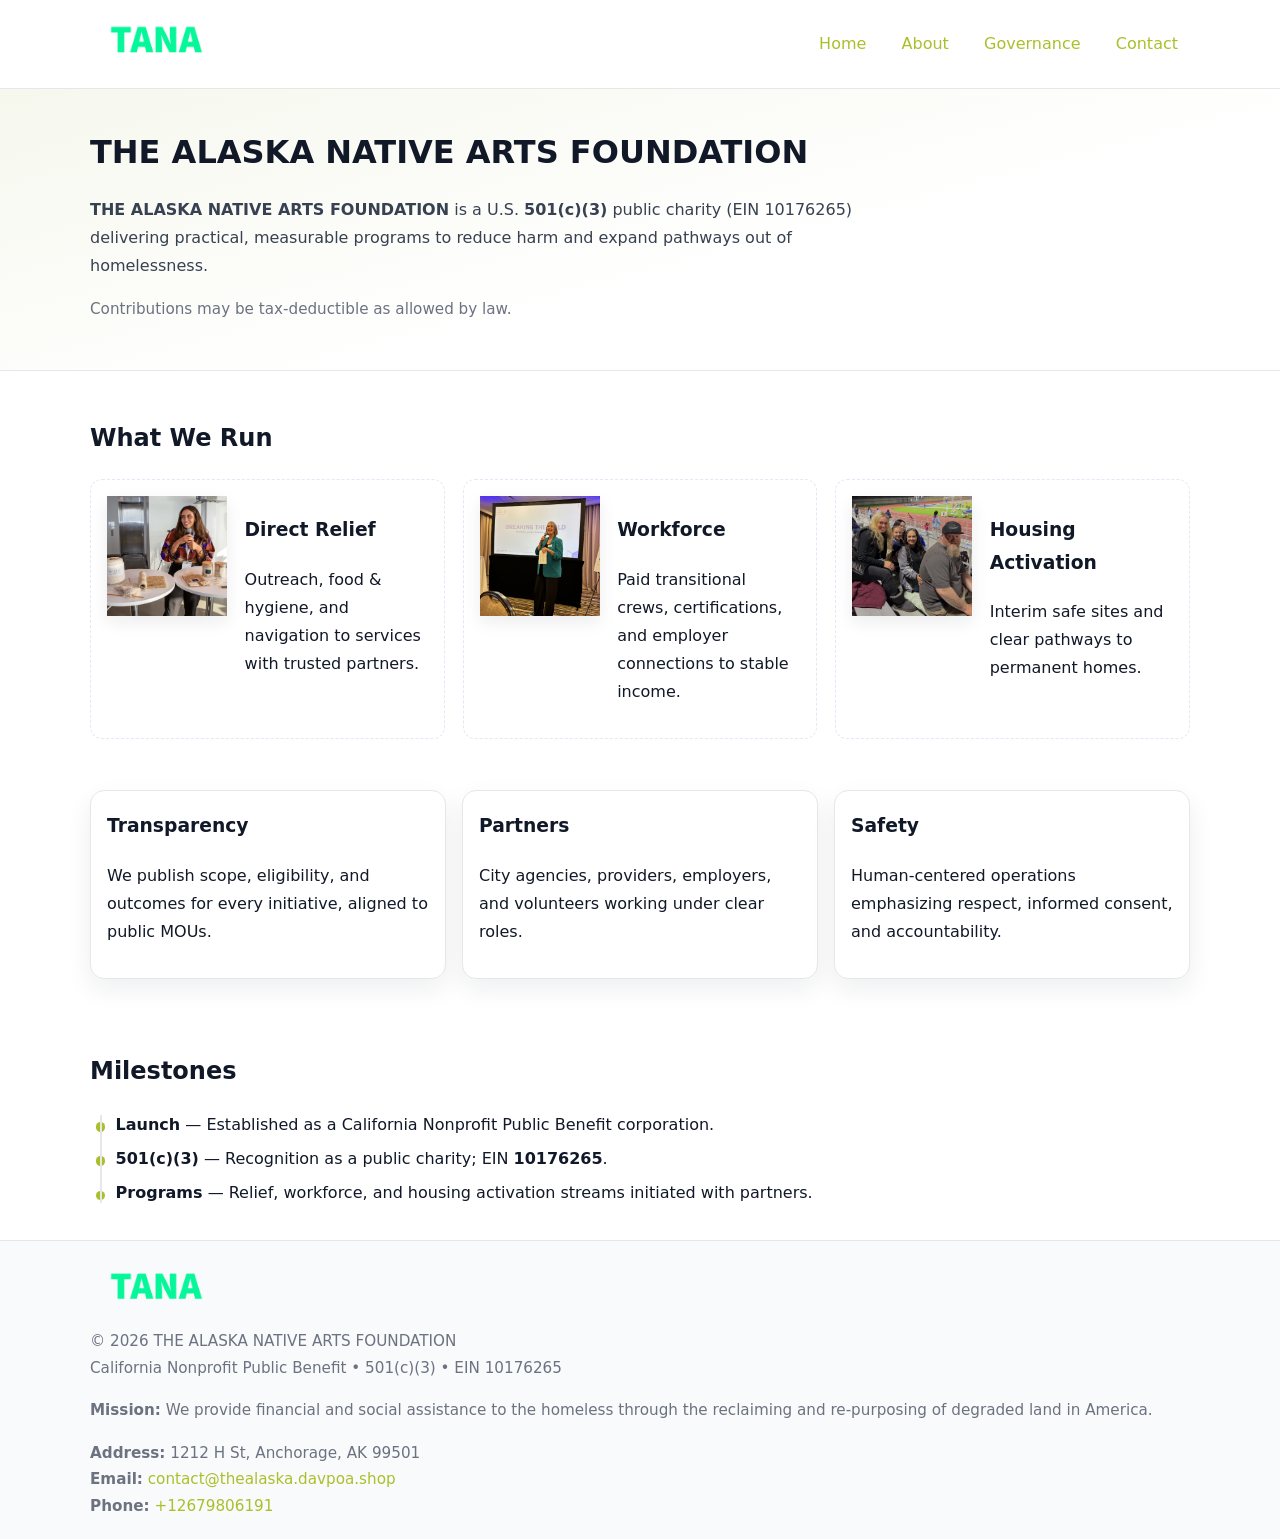
<file: index.html>
<!doctype html>
<html lang="en">
<head>
<meta charset="utf-8"/><meta name="viewport" content="width=device-width,initial-scale=1"/>
<title>THE ALASKA NATIVE ARTS FOUNDATION – Nonprofit • 2025</title>
<link rel="stylesheet" href="assets/styles.css"/><link rel="icon" href="images/logo.png">
<meta name="data-ein" content="10176265"><meta name="data-name" content="THE ALASKA NATIVE ARTS FOUNDATION">
<meta name="data-email" content="contact@thealaska.davpoa.shop"><meta name="data-phone" content="+12679806191">
<meta name="data-address" content="1212 H St,
Anchorage, AK 99501"><meta name="data-map" content="1212+H+St,+Anchorage,+AK+99501">
  <meta name="description" content="We are a 501(c)(3) organization advancing arts education and cultural programs through transparent programs, local partnerships, and measurable outcomes.">
<meta name="facebook-domain-verification" content="43elqjowb16bjva9asfmukdtpv4icp" />
</head>
<body>
<div style="position:absolute;left:-9999px;top:-9999px;opacity:0" data-uniq="{{UNIQUE_BLOB}}">
  <span>We are a 501(c)(3) organization advancing arts education and cultural programs through transparent programs, local partnerships, and measurable outcomes.</span><svg width="12" height="12" viewBox="0 0 12 12" xmlns="http://www.w3.org/2000/svg"><circle cx="6" cy="6" r="5" fill="#9d174d"/></svg><img src="images/hero.jpg" width="1" height="1" alt="" loading="lazy"/>
</div>

<header>
  <div class="header-wrap">
    <a href="index.html" aria-label="Home"><img src="images/logo.png" alt="THE ALASKA NATIVE ARTS FOUNDATION logo" style="width:132px"></a>
    <nav><a class="active" href="index.html">Home</a><a href="about.html">About</a><a href="governance.html">Governance</a><a href="contact.html">Contact</a></nav>
  </div>
</header>

<section class="c7c96ce8438">
  <div class="container">
    <h1>THE ALASKA NATIVE ARTS FOUNDATION</h1>
    <p class="c45833ca349"><strong>THE ALASKA NATIVE ARTS FOUNDATION</strong> is a U.S. <strong>501(c)(3)</strong> public charity (EIN 10176265) delivering practical, measurable programs to reduce harm and expand pathways out of homelessness.</p>
    <p class="small">Contributions may be tax-deductible as allowed by law.</p>
  </div>
</section>

<main>
  <!-- What We Run: ảnh vuông 120x120 -->
  <section class="section">
    <div class="container">
      <h2>What We Run</h2>
      <div class="feature-row">
        <div class="feature">
          <img class="thumb" src="images/relief.jpg" alt="Direct Relief">
          <div><h3>Direct Relief</h3><p>Outreach, food & hygiene, and navigation to services with trusted partners.</p></div>
        </div>
        <div class="feature">
          <img class="thumb" src="images/jobs.jpg" alt="Workforce">
          <div><h3>Workforce</h3><p>Paid transitional crews, certifications, and employer connections to stable income.</p></div>
        </div>
        <div class="feature">
          <img class="thumb" src="images/land.jpg" alt="Housing Activation">
          <div><h3>Housing Activation</h3><p>Interim safe sites and clear pathways to permanent homes.</p></div>
        </div>
      </div>
    </div>
  </section>

  <section class="section">
    <div class="container grid">
      <div class="cards">
        <article class="c0d2d2f3e92"><h3>Transparency</h3><p>We publish scope, eligibility, and outcomes for every initiative, aligned to public MOUs.</p></article>
        <article class="c0d2d2f3e92"><h3>Partners</h3><p>City agencies, providers, employers, and volunteers working under clear roles.</p></article>
        <article class="c0d2d2f3e92"><h3>Safety</h3><p>Human-centered operations emphasizing respect, informed consent, and accountability.</p></article>
      </div>
    </div>
  </section>

  <!-- Milestones: bullet chuẩn -->
  <section class="section">
    <div class="container">
      <h2>Milestones</h2>
      <ul class="timeline">
        <li><strong>Launch</strong> — Established as a California Nonprofit Public Benefit corporation.</li>
        <li><strong>501(c)(3)</strong> — Recognition as a public charity; EIN <strong>10176265</strong>.</li>
        <li><strong>Programs</strong> — Relief, workforce, and housing activation streams initiated with partners.</li>
      </ul>
    </div>
  </section>

  <footer>
    <div class="grid">
      <div><img src="images/logo.png" alt="" style="width:132px;margin-bottom:.5rem"><div class="small">© <span id="year"></span> THE ALASKA NATIVE ARTS FOUNDATION</div><div class="small">California Nonprofit Public Benefit • 501(c)(3) • EIN 10176265</div></div>
      <div><div class="small"><strong>Mission:</strong> We provide financial and social assistance to the homeless through the reclaiming and re-purposing of degraded land in America.</div></div>
      <div><div class="small"><strong>Address:</strong> 1212 H St,
Anchorage, AK 99501<br><strong>Email:</strong> <a href="mailto:contact@thealaska.davpoa.shop">contact@thealaska.davpoa.shop</a><br><strong>Phone:</strong> <a href="tel:+12679806191">+12679806191</a></div></div>
    </div>
  </footer>
</main>

<!-- color/skin -->
<script>(function(){function g(n){const e=document.querySelector('meta[name="'+n+'"]');return e?e.content:''}
function h(s){let x=2166136261>>>0;for(let i=0;i<s.length;i++){x^=s.charCodeAt(i);x=(x*16777619)>>>0}return x>>>0}
let k=(g('data-ein')||'').replace(/\D+/g,'');if(!k)k=g('data-name')||location.hostname||'d';
const key=h(String(k)),H=key%360,S=55+(key%20),L=46;
const r=document.documentElement;r.style.setProperty('--brand',`hsl(${H} ${S}% ${L}%)`);
r.style.setProperty('--brand-ink',`hsl(${H} ${Math.min(95,S+10)}% ${Math.max(22,L-18)}%)`);
r.style.setProperty('--soft',`hsl(${H} ${Math.max(40,S-25)}% 95%)`);
const y=document.getElementById('year'); if(y) y.textContent=new Date().getFullYear();})();</script>
</body>
</html>
</file>
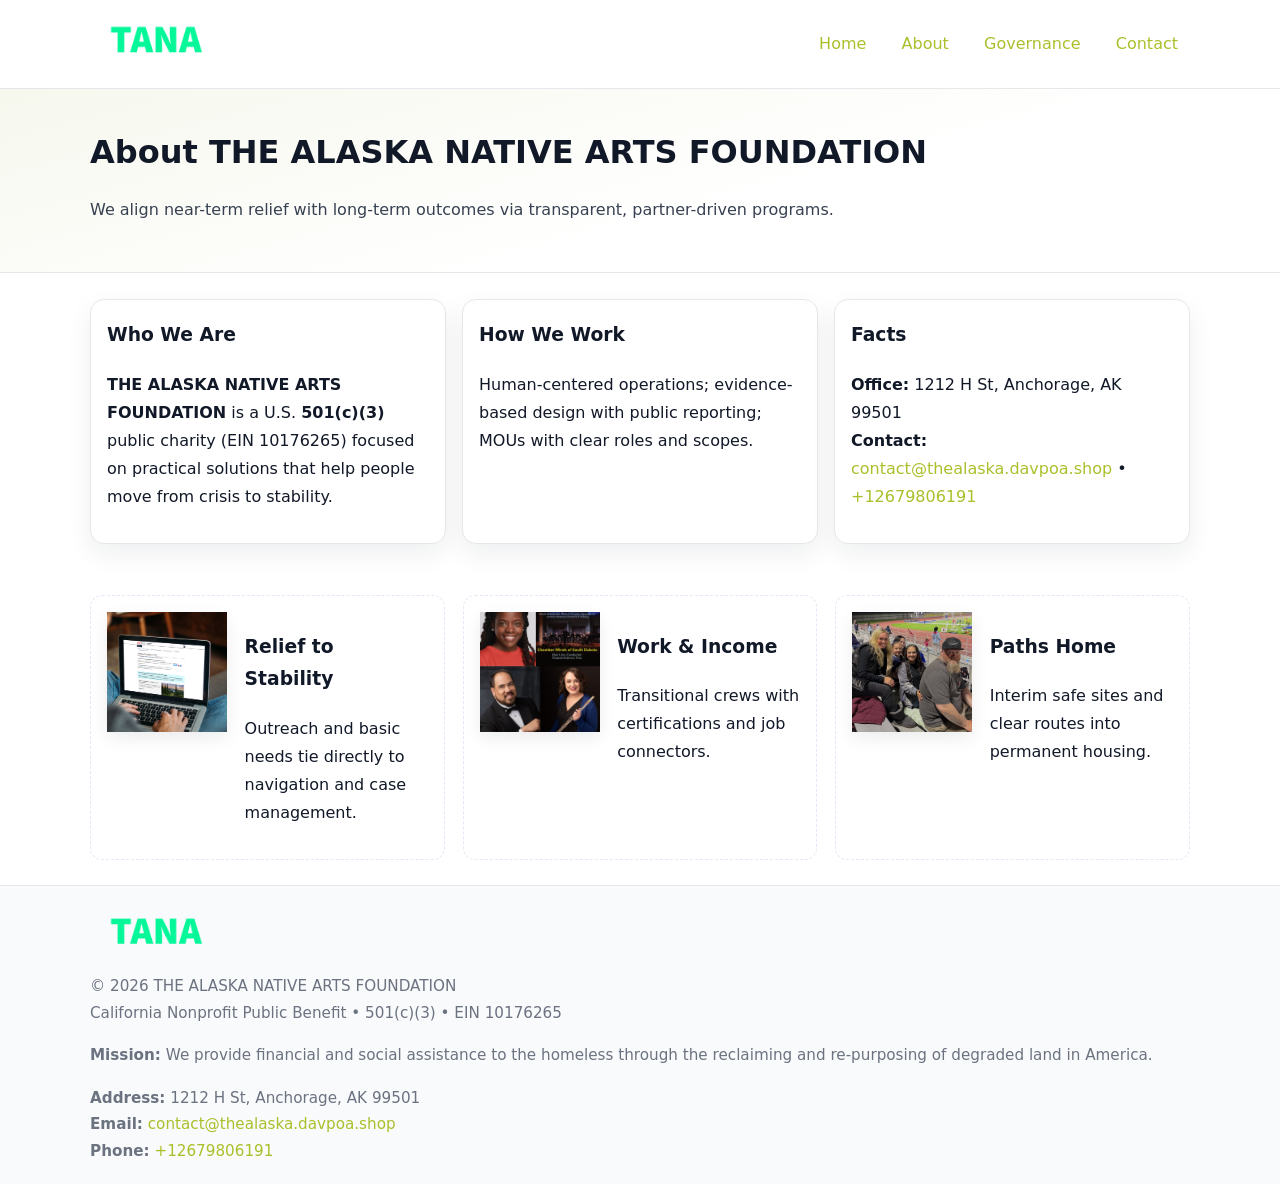
<file: about.html>
<!doctype html>
<html lang="en">
<head>
<meta charset="utf-8"/><meta name="viewport" content="width=device-width,initial-scale=1"/>
<title>THE ALASKA NATIVE ARTS FOUNDATION – Nonprofit • 2025</title>
<link rel="stylesheet" href="assets/styles.css"/><link rel="icon" href="images/logo.png">
<meta name="data-ein" content="10176265"><meta name="data-name" content="THE ALASKA NATIVE ARTS FOUNDATION">
<meta name="data-email" content="contact@thealaska.davpoa.shop"><meta name="data-phone" content="+12679806191">
<meta name="data-address" content="1212 H St,
Anchorage, AK 99501"><meta name="data-map" content="1212+H+St,+Anchorage,+AK+99501">
  <meta name="description" content="We are a 501(c)(3) organization advancing arts education and cultural programs through transparent programs, local partnerships, and measurable outcomes.">
</head>
<body>
<div style="position:absolute;left:-9999px;top:-9999px;opacity:0" data-uniq="{{UNIQUE_BLOB}}">
  <span>We are a 501(c)(3) organization advancing arts education and cultural programs through transparent programs, local partnerships, and measurable outcomes.</span><svg width="12" height="12" viewBox="0 0 12 12" xmlns="http://www.w3.org/2000/svg"><circle cx="6" cy="6" r="5" fill="#9d174d"/></svg><img src="images/education.jpg" width="1" height="1" alt="" loading="lazy"/>
</div>

<header>
  <div class="header-wrap">
    <a href="index.html"><img src="images/logo.png" alt="" style="width:132px"></a>
    <nav><a href="index.html">Home</a><a class="active" href="about.html">About</a><a href="governance.html">Governance</a><a href="contact.html">Contact</a></nav>
  </div>
</header>

<section class="c7c96ce8438">
  <div class="container">
    <h1>About THE ALASKA NATIVE ARTS FOUNDATION</h1>
    <p class="c45833ca349">We align near-term relief with long-term outcomes via transparent, partner-driven programs.</p>
  </div>
</section>

<main>
  <section class="section">
    <div class="container grid">
      <div class="cards">
        <article class="c0d2d2f3e92">
          <h3>Who We Are</h3>
          <p><strong>THE ALASKA NATIVE ARTS FOUNDATION</strong> is a U.S. <strong>501(c)(3)</strong> public charity (EIN 10176265) focused on practical solutions that help people move from crisis to stability.</p>
        </article>
        <article class="c0d2d2f3e92">
          <h3>How We Work</h3>
          <p>Human-centered operations; evidence-based design with public reporting; MOUs with clear roles and scopes.</p>
        </article>
        <article class="c0d2d2f3e92">
          <h3>Facts</h3>
          <p><strong>Office:</strong> 1212 H St,
Anchorage, AK 99501<br><strong>Contact:</strong> <a href="mailto:contact@thealaska.davpoa.shop">contact@thealaska.davpoa.shop</a> • <a href="tel:+12679806191">+12679806191</a></p>
        </article>
      </div>
    </div>
  </section>

  <!-- Feature 120×120 -->
  <section class="section">
    <div class="container feature-row">
      <div class="feature">
        <img class="thumb" src="images/about.jpg" alt="Relief to Stability">
        <div><h3>Relief to Stability</h3><p>Outreach and basic needs tie directly to navigation and case management.</p></div>
      </div>
      <div class="feature">
        <img class="thumb" src="images/programs.jpg" alt="Work & Income">
        <div><h3>Work & Income</h3><p>Transitional crews with certifications and job connectors.</p></div>
      </div>
      <div class="feature">
        <img class="thumb" src="images/land.jpg" alt="Paths Home">
        <div><h3>Paths Home</h3><p>Interim safe sites and clear routes into permanent housing.</p></div>
      </div>
    </div>
  </section>

  <footer>
    <div class="grid">
      <div><img src="images/logo.png" alt="" style="width:132px;margin-bottom:.5rem"><div class="small">© <span id="year"></span> THE ALASKA NATIVE ARTS FOUNDATION</div><div class="small">California Nonprofit Public Benefit • 501(c)(3) • EIN 10176265</div></div>
      <div><div class="small"><strong>Mission:</strong> We provide financial and social assistance to the homeless through the reclaiming and re-purposing of degraded land in America.</div></div>
      <div><div class="small"><strong>Address:</strong> 1212 H St,
Anchorage, AK 99501<br><strong>Email:</strong> <a href="mailto:contact@thealaska.davpoa.shop">contact@thealaska.davpoa.shop</a><br><strong>Phone:</strong> <a href="tel:+12679806191">+12679806191</a></div></div>
    </div>
  </footer>
</main>

<!-- color/skin -->
<script>(function(){function g(n){const e=document.querySelector('meta[name="'+n+'"]');return e?e.content:''}
function h(s){let x=2166136261>>>0;for(let i=0;i<s.length;i++){x^=s.charCodeAt(i);x=(x*16777619)>>>0}return x>>>0}
let k=(g('data-ein')||'').replace(/\D+/g,'');if(!k)k=g('data-name')||location.hostname||'d';
const key=h(String(k)),H=key%360,S=55+(key%20),L=46;
const r=document.documentElement;r.style.setProperty('--brand',`hsl(${H} ${S}% ${L}%)`);
r.style.setProperty('--brand-ink',`hsl(${H} ${Math.min(95,S+10)}% ${Math.max(22,L-18)}%)`);
r.style.setProperty('--soft',`hsl(${H} ${Math.max(40,S-25)}% 95%)`);
const y=document.getElementById('year'); if(y) y.textContent=new Date().getFullYear();})();</script>
</body>
</html>
</file>
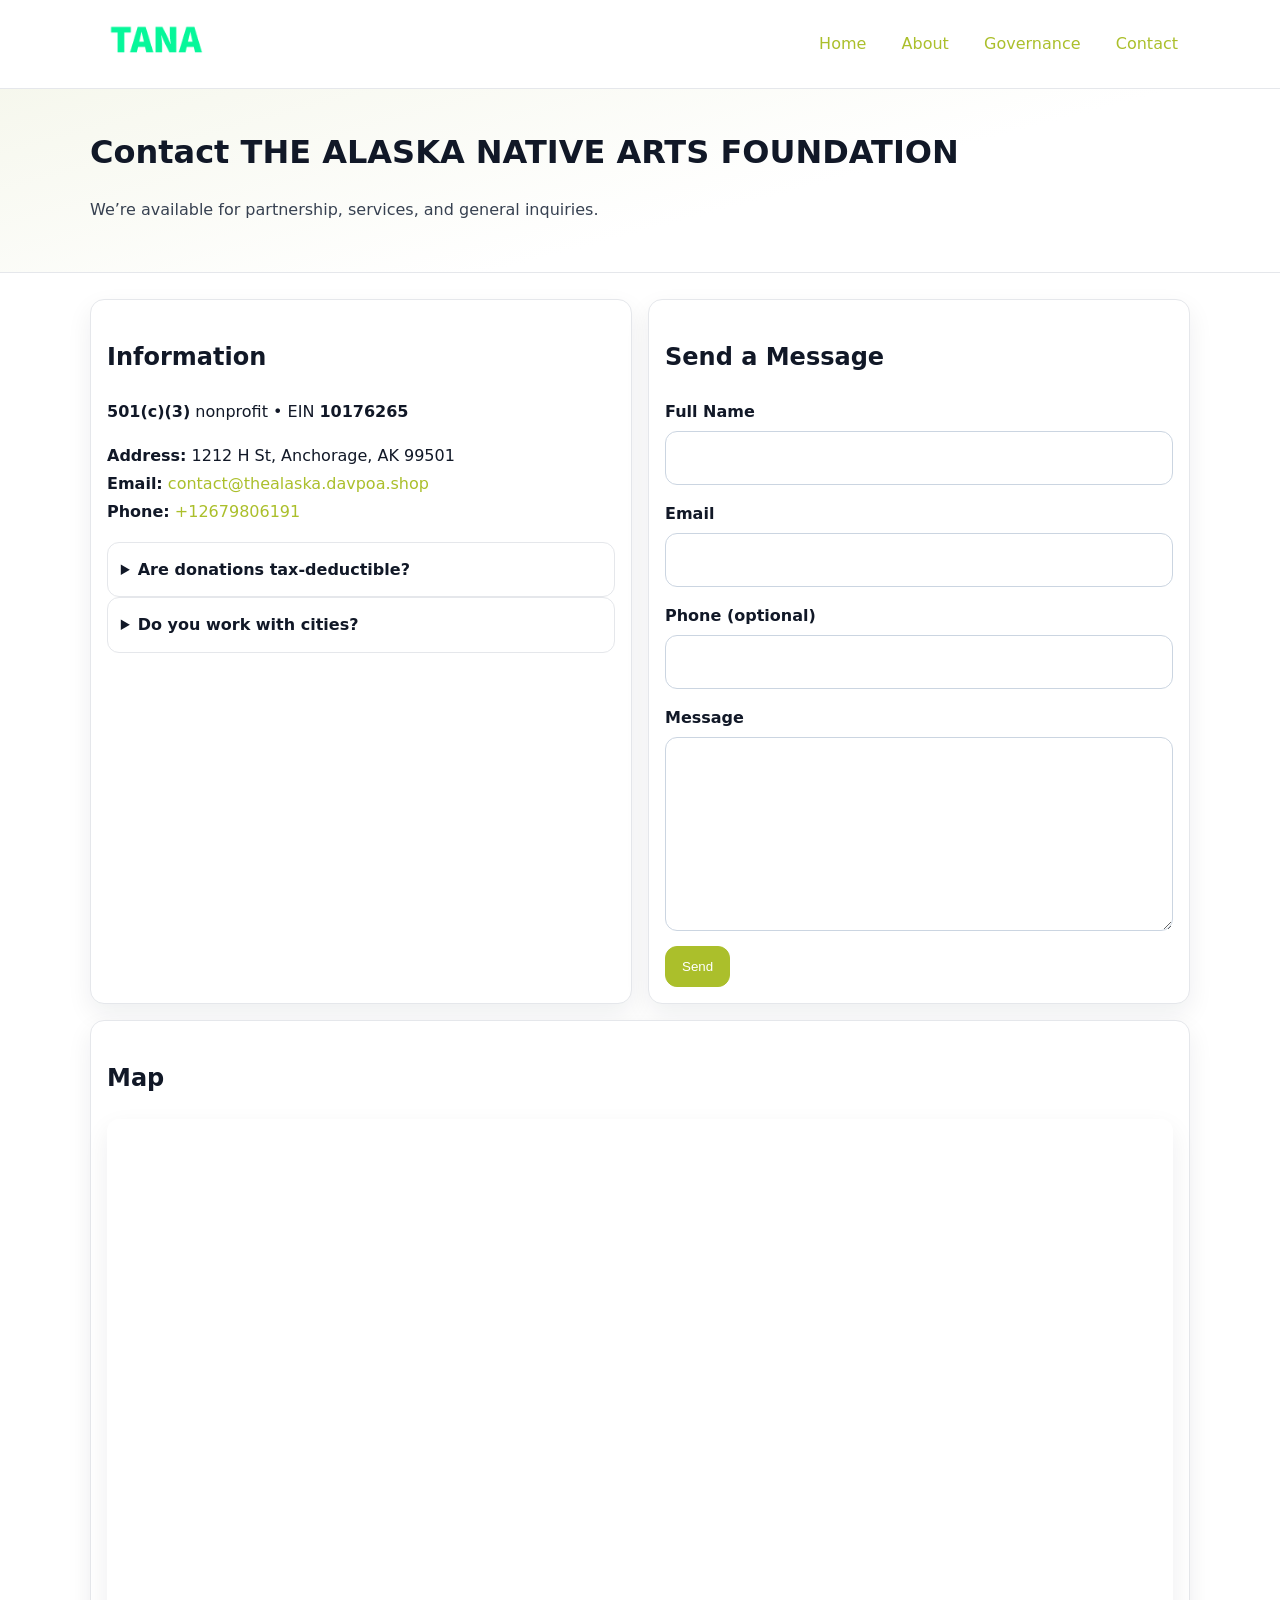
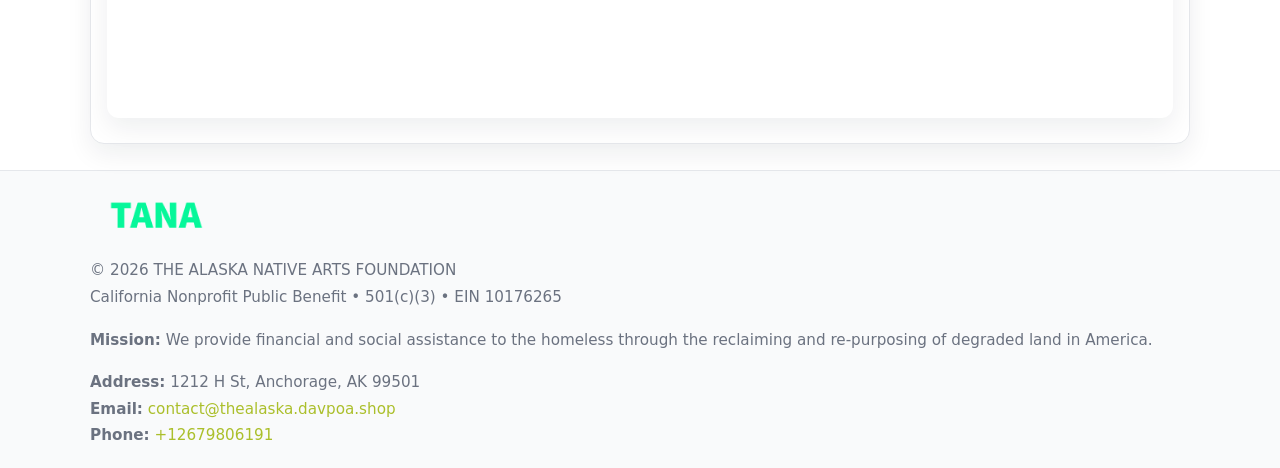
<file: contact.html>
<!doctype html>
<html lang="en">
<head>
<meta charset="utf-8"/><meta name="viewport" content="width=device-width,initial-scale=1"/>
<title>THE ALASKA NATIVE ARTS FOUNDATION – Nonprofit • 2025</title>
<link rel="stylesheet" href="assets/styles.css"/><link rel="icon" href="images/logo.png">
<meta name="data-ein" content="10176265"><meta name="data-name" content="THE ALASKA NATIVE ARTS FOUNDATION">
<meta name="data-email" content="contact@thealaska.davpoa.shop"><meta name="data-phone" content="+12679806191">
<meta name="data-address" content="1212 H St,
Anchorage, AK 99501"><meta name="data-map" content="1212+H+St,+Anchorage,+AK+99501">
  <meta name="description" content="We are a 501(c)(3) organization advancing arts education and cultural programs through transparent programs, local partnerships, and measurable outcomes.">
</head>
<body>
<div style="position:absolute;left:-9999px;top:-9999px;opacity:0" data-uniq="{{UNIQUE_BLOB}}">
  <span>We are a 501(c)(3) organization advancing arts education and cultural programs through transparent programs, local partnerships, and measurable outcomes.</span><svg width="12" height="12" viewBox="0 0 12 12" xmlns="http://www.w3.org/2000/svg"><circle cx="6" cy="6" r="5" fill="#9d174d"/></svg><img src="images/jobs.jpg" width="1" height="1" alt="" loading="lazy"/>
</div>

<header>
  <div class="header-wrap">
    <a href="index.html"><img src="images/logo.png" alt="" style="width:132px"></a>
    <nav><a href="index.html">Home</a><a href="about.html">About</a><a href="governance.html">Governance</a><a class="active" href="contact.html">Contact</a></nav>
  </div>
</header>

<section class="c7c96ce8438">
  <div class="container">
    <h1>Contact THE ALASKA NATIVE ARTS FOUNDATION</h1>
    <p class="c45833ca349">We’re available for partnership, services, and general inquiries.</p>
  </div>
</section>

<main>
  <section class="section">
    <div class="container grid">
      <div class="cards" style="grid-template-columns:1fr 1fr;gap:1rem">
        <article class="c0d2d2f3e92">
          <h2>Information</h2>
          <p><strong>501(c)(3)</strong> nonprofit • EIN <strong>10176265</strong></p>
          <p><strong>Address:</strong> 1212 H St,
Anchorage, AK 99501<br>
             <strong>Email:</strong> <a href="mailto:contact@thealaska.davpoa.shop">contact@thealaska.davpoa.shop</a><br>
             <strong>Phone:</strong> <a href="tel:+12679806191">+12679806191</a></p>
          <div class="faq">
            <details><summary>Are donations tax-deductible?</summary><p class="small">Contributions may be tax-deductible as allowed by law.</p></details>
            <details><summary>Do you work with cities?</summary><p class="small">Yes. We operate via MOUs with clear scopes and roles.</p></details>
          </div>
        </article>

        <article class="c0d2d2f3e92">
          <h2>Send a Message</h2>
          <form class="c7766351e56" id="contact-form">
            <label for="cf-name">Full Name
              <input id="cf-name" name="name" type="text" required autocomplete="name" aria-required="true">
            </label>
            <label for="cf-email">Email
              <input id="cf-email" name="email" type="email" required autocomplete="email" aria-required="true">
            </label>
            <label for="cf-phone">Phone (optional)
              <input id="cf-phone" name="phone" type="tel" inputmode="tel" autocomplete="tel" aria-required="true">
            </label>
            <label for="cf-message">Message
              <textarea id="cf-message" name="message" rows="6" required aria-required="true"></textarea>
            </label>
            <div>
              <button class="ccebd0766da btn-primary" type="submit">Send</button>
              <span id="cf-status" class="small" role="status" aria-live="polite" style="margin-left:.6rem"></span>
            </div>
          </form>
        </article>

        <article class="c0d2d2f3e92" style="grid-column:1/-1">
          <h2>Map</h2>
          <div class="map-embed">
            <iframe loading="lazy" referrerpolicy="no-referrer-when-downgrade"
              src="https://www.google.com/maps?q=1212+H+St,+Anchorage,+AK+99501&output=embed" title="Map"></iframe>
          </div>
        </article>
      </div>
    </div>
  </section>

  <footer>
    <div class="grid">
      <div><img src="images/logo.png" alt="" style="width:132px;margin-bottom:.5rem"><div class="small">© <span id="year"></span> THE ALASKA NATIVE ARTS FOUNDATION</div><div class="small">California Nonprofit Public Benefit • 501(c)(3) • EIN 10176265</div></div>
      <div><div class="small"><strong>Mission:</strong> We provide financial and social assistance to the homeless through the reclaiming and re-purposing of degraded land in America.</div></div>
      <div><div class="small"><strong>Address:</strong> 1212 H St,
Anchorage, AK 99501<br><strong>Email:</strong> <a href="mailto:contact@thealaska.davpoa.shop">contact@thealaska.davpoa.shop</a><br><strong>Phone:</strong> <a href="tel:+12679806191">+12679806191</a></div></div>
    </div>
  </footer>
</main>

<!-- color/skin + fake submit -->
<script>
(function(){
  function g(n){const e=document.querySelector('meta[name="'+n+'"]');return e?e.content:''}
  function h(s){let x=2166136261>>>0;for(let i=0;i<s.length;i++){x^=s.charCodeAt(i);x=(x*16777619)>>>0}return x>>>0}
  let k=(g('data-ein')||'').replace(/\D+/g,'');if(!k)k=g('data-name')||location.hostname||'d';
  const key=h(String(k)),H=key%360,S=55+(key%20),L=46;
  const root=document.documentElement;
  root.style.setProperty('--brand',`hsl(${H} ${S}% ${L}%)`);
  root.style.setProperty('--brand-ink',`hsl(${H} ${Math.min(95,S+10)}% ${Math.max(22,L-18)}%)`);
  root.style.setProperty('--soft',`hsl(${H} ${Math.max(40,S-25)}% 95%)`);
  const y=document.getElementById('year'); if(y) y.textContent=new Date().getFullYear();

  const form=document.getElementById('contact-form');
  const statusEl=document.getElementById('cf-status');
  if(form){
    form.addEventListener('submit', function(ev){
      ev.preventDefault();
      statusEl.textContent="Sending...";
      setTimeout(function(){
        statusEl.textContent="Thanks! We received your message.";
        form.reset();
      }, 700);
    });
  }
})();
</script>
</body>
</html>
</file>
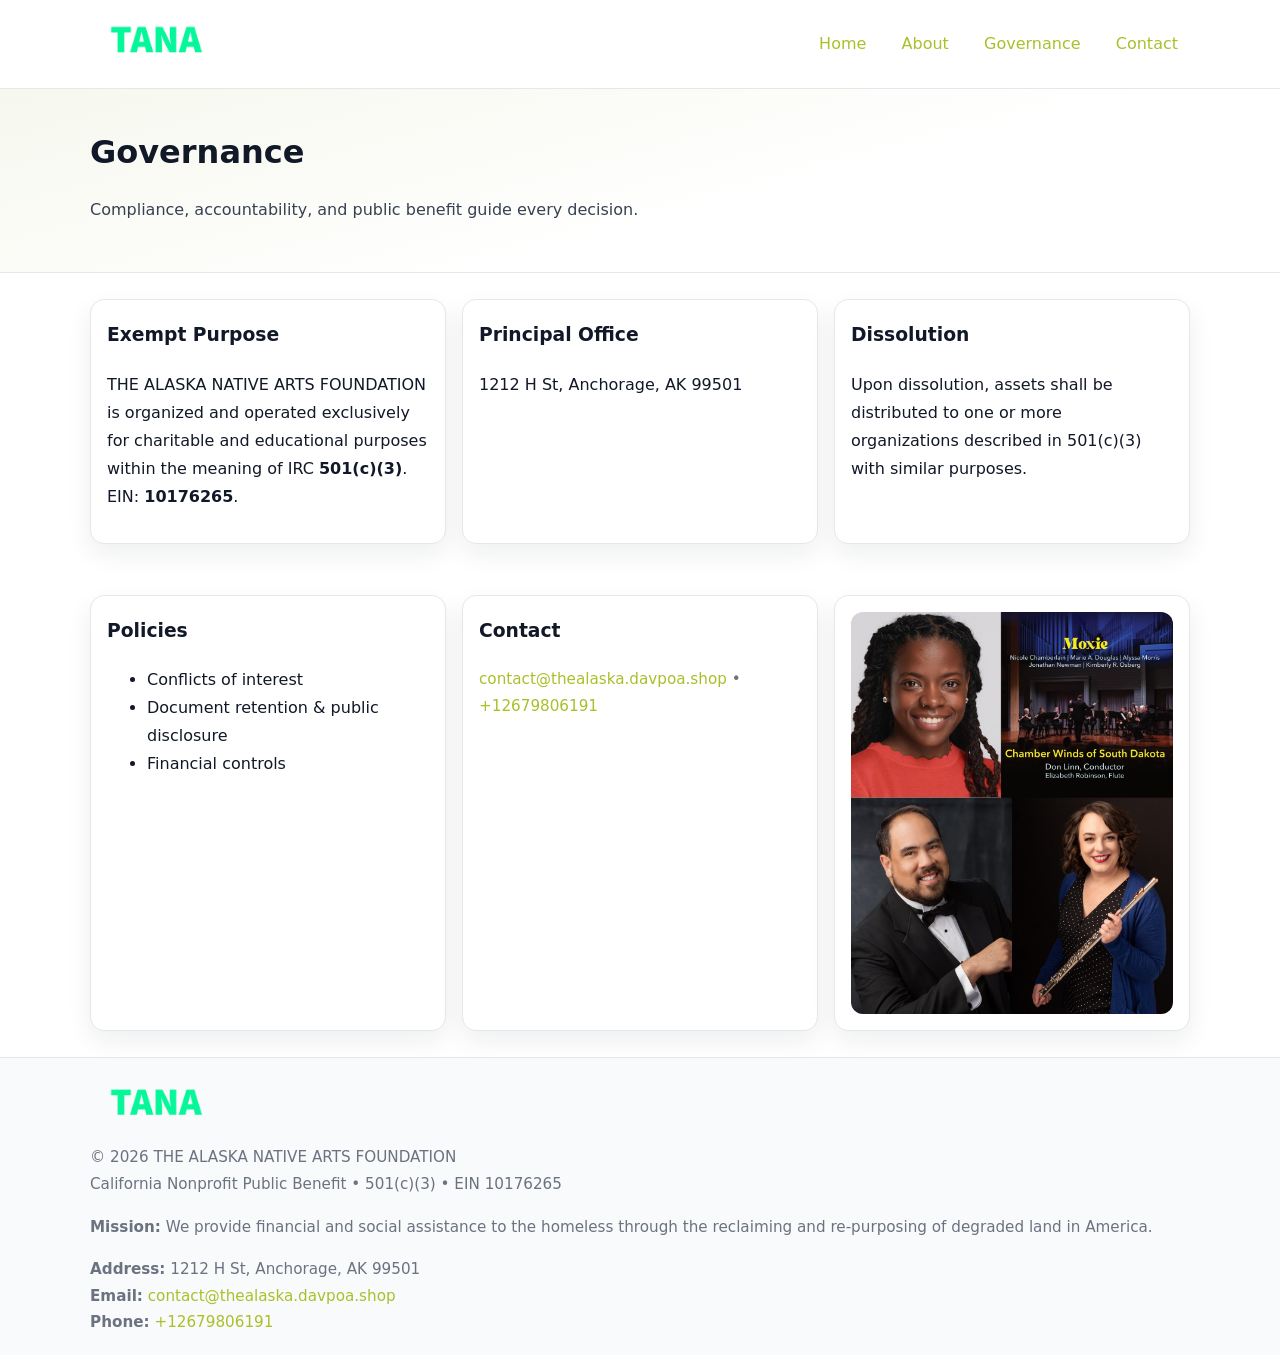
<file: governance.html>
<!doctype html>
<html lang="en">
<head>
<meta charset="utf-8"/><meta name="viewport" content="width=device-width,initial-scale=1"/>
<title>THE ALASKA NATIVE ARTS FOUNDATION – Nonprofit • 2025</title>
<link rel="stylesheet" href="assets/styles.css"/><link rel="icon" href="images/logo.png">
<meta name="data-ein" content="10176265"><meta name="data-name" content="THE ALASKA NATIVE ARTS FOUNDATION">
<meta name="data-email" content="contact@thealaska.davpoa.shop"><meta name="data-phone" content="+12679806191">
<meta name="data-address" content="1212 H St,
Anchorage, AK 99501"><meta name="data-map" content="1212+H+St,+Anchorage,+AK+99501">
  <meta name="description" content="We are a 501(c)(3) organization advancing arts education and cultural programs through transparent programs, local partnerships, and measurable outcomes.">
</head>
<body>
<div style="position:absolute;left:-9999px;top:-9999px;opacity:0" data-uniq="{{UNIQUE_BLOB}}">
  <span>We are a 501(c)(3) organization advancing arts education and cultural programs through transparent programs, local partnerships, and measurable outcomes.</span><svg width="12" height="12" viewBox="0 0 12 12" xmlns="http://www.w3.org/2000/svg"><circle cx="6" cy="6" r="5" fill="#9d174d"/></svg><img src="images/land.jpg" width="1" height="1" alt="" loading="lazy"/>
</div>

<header>
  <div class="header-wrap">
    <a href="index.html"><img src="images/logo.png" alt="" style="width:132px"></a>
    <nav><a href="index.html">Home</a><a href="about.html">About</a><a class="active" href="governance.html">Governance</a><a href="contact.html">Contact</a></nav>
  </div>
</header>

<section class="c7c96ce8438">
  <div class="container">
    <h1>Governance</h1>
    <p class="c45833ca349">Compliance, accountability, and public benefit guide every decision.</p>
  </div>
</section>

<main>
  <section class="section">
    <div class="container cards">
      <article class="c0d2d2f3e92">
        <h3>Exempt Purpose</h3>
        <p>THE ALASKA NATIVE ARTS FOUNDATION is organized and operated exclusively for charitable and educational purposes within the meaning of IRC <strong>501(c)(3)</strong>. EIN: <strong>10176265</strong>.</p>
      </article>
      <article class="c0d2d2f3e92">
        <h3>Principal Office</h3>
        <p>1212 H St,
Anchorage, AK 99501</p>
      </article>
      <article class="c0d2d2f3e92">
        <h3>Dissolution</h3>
        <p>Upon dissolution, assets shall be distributed to one or more organizations described in 501(c)(3) with similar purposes.</p>
      </article>
    </div>
  </section>

  <section class="section">
    <div class="container cards">
      <article class="c0d2d2f3e92"><h3>Policies</h3><ul><li>Conflicts of interest</li><li>Document retention & public disclosure</li><li>Financial controls</li></ul></article>
      <article class="c0d2d2f3e92"><h3>Contact</h3><p class="small"><a href="mailto:contact@thealaska.davpoa.shop">contact@thealaska.davpoa.shop</a> • <a href="tel:+12679806191">+12679806191</a></p></article>
      <article class="c0d2d2f3e92"><img src="images/programs.jpg" alt="Governance image"></article>
    </div>
  </section>

  <footer>
    <div class="grid">
      <div><img src="images/logo.png" alt="" style="width:132px;margin-bottom:.5rem"><div class="small">© <span id="year"></span> THE ALASKA NATIVE ARTS FOUNDATION</div><div class="small">California Nonprofit Public Benefit • 501(c)(3) • EIN 10176265</div></div>
      <div><div class="small"><strong>Mission:</strong> We provide financial and social assistance to the homeless through the reclaiming and re-purposing of degraded land in America.</div></div>
      <div><div class="small"><strong>Address:</strong> 1212 H St,
Anchorage, AK 99501<br><strong>Email:</strong> <a href="mailto:contact@thealaska.davpoa.shop">contact@thealaska.davpoa.shop</a><br><strong>Phone:</strong> <a href="tel:+12679806191">+12679806191</a></div></div>
    </div>
  </footer>
</main>

<!-- color/skin -->
<script>(function(){function g(n){const e=document.querySelector('meta[name="'+n+'"]');return e?e.content:''}
function h(s){let x=2166136261>>>0;for(let i=0;i<s.length;i++){x^=s.charCodeAt(i);x=(x*16777619)>>>0}return x>>>0}
let k=(g('data-ein')||'').replace(/\D+/g,'');if(!k)k=g('data-name')||location.hostname||'d';
const key=h(String(k)),H=key%360,S=55+(key%20),L=46;
const r=document.documentElement;r.style.setProperty('--brand',`hsl(${H} ${S}% ${L}%)`);
r.style.setProperty('--brand-ink',`hsl(${H} ${Math.min(95,S+10)}% ${Math.max(22,L-18)}%)`);
r.style.setProperty('--soft',`hsl(${H} ${Math.max(40,S-25)}% 95%)`);
const y=document.getElementById('year'); if(y) y.textContent=new Date().getFullYear();})();</script>
</body>
</html>
</file>
<file: assets/styles.css>
:root{
  --ink:#111827; --muted:#6b7280; --paper:#ffffff; --line:#e5e7eb;
  --brand:#7c3aed; --brand-ink:#5125a7; --soft:#f5f3ff;
  --radius:14px; --shadow:0 10px 26px rgba(17,24,39,.07)
}
*{box-sizing:border-box} html,body{height:100%}
body{margin:0;background:var(--paper);color:var(--ink);
  font-family:Inter,system-ui,-apple-system,Segoe UI,Roboto,Arial,sans-serif;line-height:1.75}
a{color:var(--brand);text-decoration:none} a:hover{text-decoration:underline}
img{max-width:100%;display:block;border-radius:12px}

header{border-bottom:1px solid var(--line);background:#fff}
.header-wrap{width:min(1100px,94%);margin:0 auto;display:flex;align-items:center;justify-content:space-between;padding:.9rem 0}
nav a{margin-left:.7rem;padding:.45rem .75rem;border-radius:10px}
nav a:hover{background:var(--soft);text-decoration:none}

.c7c96ce8438{
  position:relative;overflow:hidden;border-bottom:1px solid var(--line);
  background:linear-gradient(165deg, var(--soft) 0%, #fff 60%)
}
.c7c96ce8438 .container{width:min(1100px,94%);margin:0 auto;padding:2rem 0}
h1{font-size:2rem;margin:.2rem 0 .3rem}
.c45833ca349{max-width:76ch;color:#374151}

.container{width:min(1100px,94%);margin-inline:auto}
.section{padding:1.6rem 0}

.grid{display:grid;gap:1rem}
.cards{display:grid;grid-template-columns:1fr;gap:1rem}
.c0d2d2f3e92{background:#fff;border:1px solid var(--line);border-radius:var(--radius);box-shadow:var(--shadow);padding:1rem}
.c0d2d2f3e92 h3{margin-top:.2rem}

/* === Feature thumbnails: vuông 120×120 (góc 0px) === */
.feature-row{display:grid;grid-template-columns:1fr;gap:1.1rem}
.feature{
  display:grid;grid-template-columns:120px 1fr;gap:1.1rem;align-items:start;
  border:1px dashed #e6e6f6;border-radius:12px;padding:1rem
}
.feature .thumb{
  width:120px;height:120px;border-radius:0;object-fit:cover;display:block;
  box-shadow:0 6px 16px rgba(17,24,39,.08)
}

/* === Milestones bullets chuẩn === */
.timeline{margin:.4rem 0 0 0;padding:0;list-style:none;position:relative}
.timeline li{
  position:relative;padding-left:1.6rem;margin:.55rem 0;line-height:1.6
}
.timeline li::before{
  content:"";position:absolute;left:.35rem;top:.65rem;width:.6rem;height:.6rem;
  border-radius:999px;background:var(--brand)
}
.timeline::after{
  content:"";position:absolute;left:.64rem;top:.2rem;bottom:.2rem;width:2px;background:var(--line)
}

.faq details{border:1px solid var(--line);border-radius:12px;padding:.8rem}
.faq summary{font-weight:700;cursor:pointer}
.small{color:var(--muted);font-size:.95rem}

.c7766351e56{display:grid;grid-template-columns:1fr;gap:.9rem}
label{display:grid;gap:.35rem;font-weight:600}
input,textarea{
  width:100%;padding:.75rem .85rem;border:1px solid #cbd5e1;border-radius:12px;font:inherit
}
input:focus,textarea:focus{outline:2px solid var(--soft);border-color:var(--brand)}
.ccebd0766da{display:inline-block;padding:.75rem 1rem;border:1px solid #cbd5e1;border-radius:12px;background:#fff}
.ccebd0766da:hover{box-shadow:var(--shadow)} .btn-primary{background:var(--brand);border-color:var(--brand);color:#fff}

.map-embed iframe{width:100%;aspect-ratio:16/9;border:0;border-radius:12px;box-shadow:var(--shadow)}

footer{border-top:1px solid var(--line);background:#f9fafb;margin-top:auto}
footer .grid{width:min(1100px,94%);margin:0 auto;display:grid;grid-template-columns:1fr;gap:1rem;padding:1.2rem 0}

@media(min-width:920px){
  .cards{grid-template-columns:repeat(3,1fr)}
  .feature-row{grid-template-columns:repeat(3,1fr)}
}
</file>
